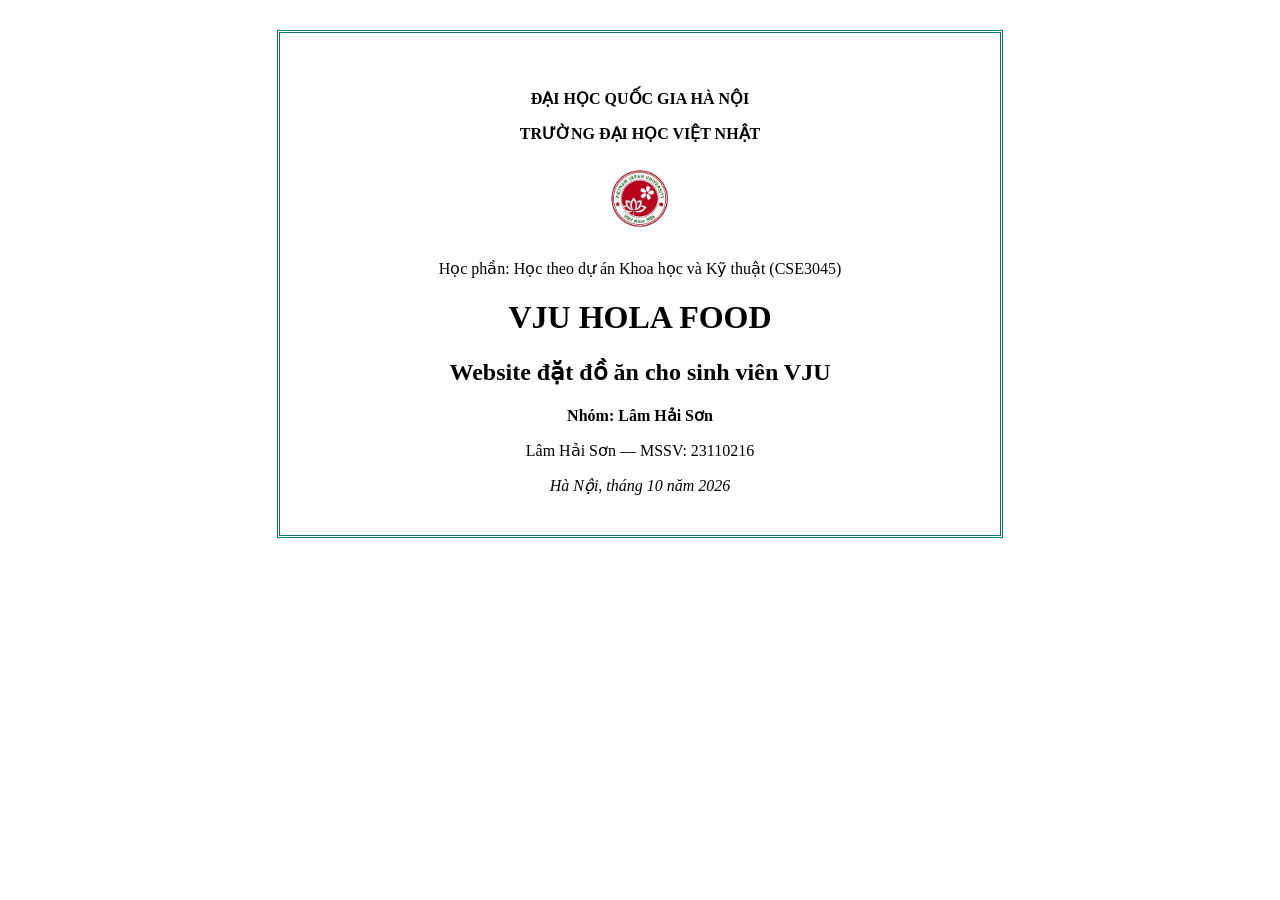
<file: index.html>
<!DOCTYPE html>
<html lang="vi">
<head>
  <meta charset="UTF-8">
  <meta name="viewport" content="width=device-width, initial-scale=1">
  <title>VJU Hola Food — Trang bìa đồ án</title>
</head>
<body style="font-family: 'Times New Roman', serif; text-align: center;
             max-width: 640px; margin: 30px auto; padding: 40px;
             border: 3px double #0d7377;">

  <p><b>ĐẠI HỌC QUỐC GIA HÀ NỘI</b></p>
  <p><b>TRƯỜNG ĐẠI HỌC VIỆT NHẬT</b></p>

  <img src="logo-vju.png"
       alt="Logo Trường Đại học Việt Nhật" width="120">

  <p>Học phần: Học theo dự án Khoa học và Kỹ thuật (CSE3045)</p>

  <h1>VJU HOLA FOOD</h1>
  <h2>Website đặt đồ ăn cho sinh viên VJU</h2>

  <p><b>Nhóm: Lâm Hải Sơn</b></p>
  <ul style="list-style: none; padding: 0;">
    <li>Lâm Hải Sơn — MSSV: 23110216</li>
  </ul>

  <footer><i>Hà Nội, tháng 10 năm 2026</i></footer>

</body>
</html>
</file>
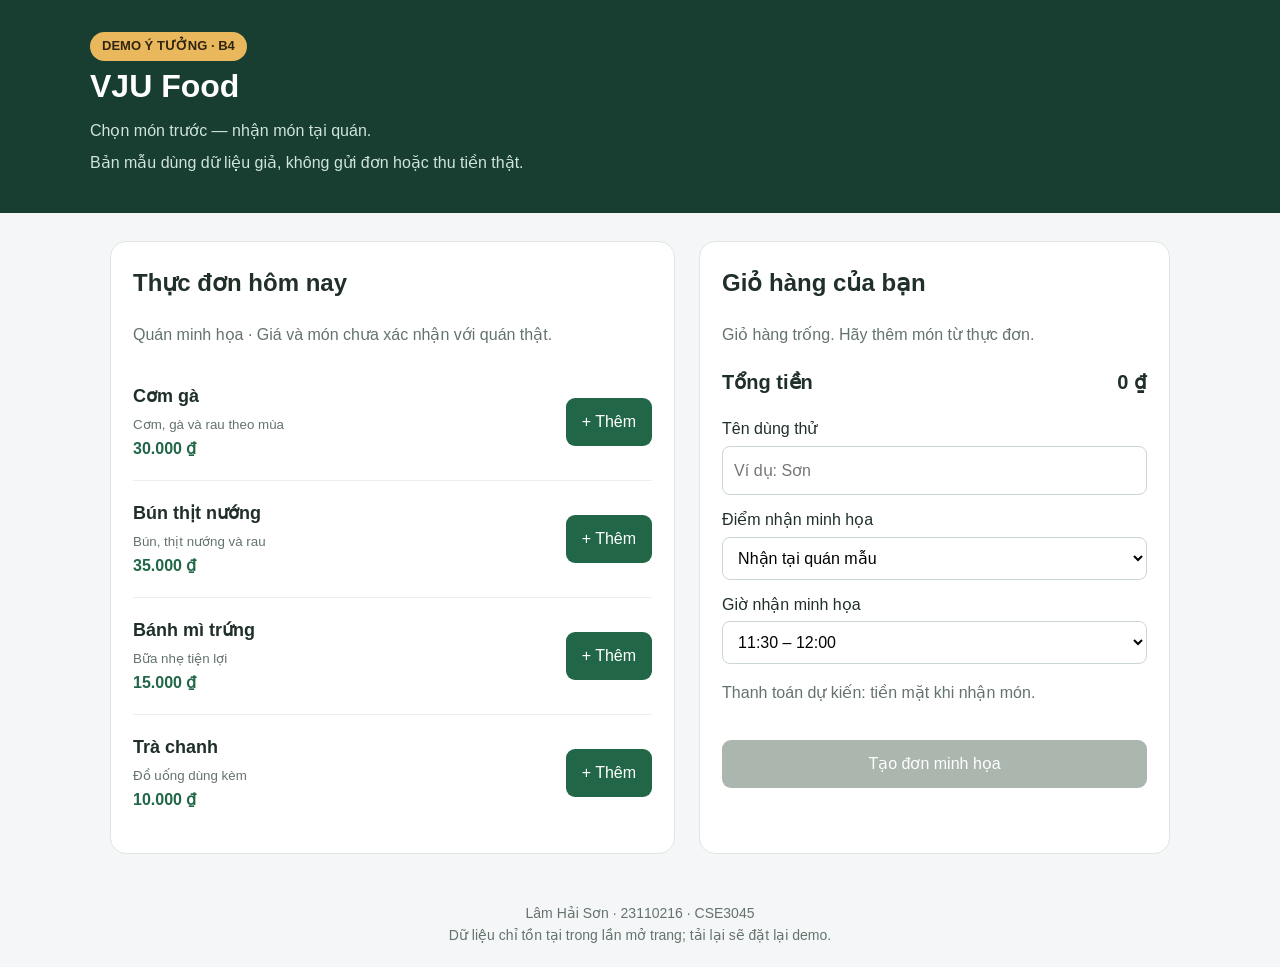
<file: demo/index.html>
<!DOCTYPE html>
<html lang="vi">
<head>
<meta charset="UTF-8">
<meta name="viewport" content="width=device-width, initial-scale=1">
<title>VJU Food — Demo B4</title>
<style>
*{box-sizing:border-box}
body{margin:0;background:#f5f6f8;color:#203029;font:16px/1.6 Arial,sans-serif}
header{background:#173e31;color:white;padding:32px 24px}
.wrap{max-width:1100px;margin:auto}
header p{margin:6px 0;color:#d1e4db}
h1{margin:0;font-size:32px}
.tag{display:inline-block;background:#e9b85c;color:#302510;
padding:4px 12px;border-radius:20px;font-size:13px;font-weight:bold}
main{display:grid;grid-template-columns:1.2fr 1fr;gap:24px;padding:28px 20px}
h2{margin-top:0}
.card{background:white;border:1px solid #dfe5e1;border-radius:16px;padding:22px}
.dish{display:flex;justify-content:space-between;align-items:center;
gap:16px;border-bottom:1px solid #eee;padding:18px 0}
.dish:last-child{border:0}
.dish h3{margin:0;font-size:18px}
small,.muted{color:#64736b}
.price{font-weight:bold;color:#216747}
button{border:0;border-radius:9px;padding:11px 16px;
background:#216747;color:white;font:inherit;cursor:pointer}
button:hover{background:#174c33}
button:disabled{background:#aab6ae;cursor:not-allowed}
.qty{padding:4px 12px}
.cart-row{display:flex;justify-content:space-between;align-items:center;
gap:12px;border-bottom:1px solid #eee;padding:12px 0}
.controls{display:flex;gap:10px;align-items:center}
.total{display:flex;justify-content:space-between;font-size:20px;
font-weight:bold;margin:18px 0}
label{display:block;margin:12px 0 4px}
input,select{width:100%;border:1px solid #cbd6ce;border-radius:8px;
padding:11px;font:inherit;background:white}
.submit{width:100%;margin-top:18px}
#result{background:#e9f5ed;border:1px solid #91b99e;border-radius:12px;
padding:16px;margin-top:18px}
footer{text-align:center;padding:20px;color:#64736b;font-size:14px}
@media(max-width:750px){main{grid-template-columns:1fr}h1{font-size:27px}}
</style>
</head>
<body>
<header>
  <div class="wrap">
    <span class="tag">DEMO Ý TƯỞNG · B4</span>
    <h1>VJU Food</h1>
    <p>Chọn món trước — nhận món tại quán.</p>
    <p>Bản mẫu dùng dữ liệu giả, không gửi đơn hoặc thu tiền thật.</p>
  </div>
</header>

<main class="wrap">
  <section class="card">
    <h2>Thực đơn hôm nay</h2>
    <p class="muted">Quán minh họa · Giá và món chưa xác nhận với quán thật.</p>
    <div id="menu"></div>
  </section>

  <section class="card">
    <h2>Giỏ hàng của bạn</h2>
    <div id="cart" aria-live="polite"></div>
    <div class="total"><span>Tổng tiền</span><span id="total">0 ₫</span></div>

    <form id="order-form">
      <label for="name">Tên dùng thử</label>
      <input id="name" required maxlength="60" placeholder="Ví dụ: Sơn">

      <label for="pickup">Điểm nhận minh họa</label>
      <select id="pickup">
        <option>Nhận tại quán mẫu</option>
      </select>

      <label for="time">Giờ nhận minh họa</label>
      <select id="time">
        <option>11:30 – 12:00</option>
        <option>12:00 – 12:30</option>
      </select>

      <p class="muted">Thanh toán dự kiến: tiền mặt khi nhận món.</p>
      <button id="submit" class="submit" type="submit" disabled>
        Tạo đơn minh họa
      </button>
    </form>

    <div id="result" role="status" hidden></div>
  </section>
</main>

<footer>
  Lâm Hải Sơn · 23110216 · CSE3045<br>
  Dữ liệu chỉ tồn tại trong lần mở trang; tải lại sẽ đặt lại demo.
</footer>

<script>
const dishes = [
  {id: 1, name: "Cơm gà", description: "Cơm, gà và rau theo mùa", price: 30000},
  {id: 2, name: "Bún thịt nướng", description: "Bún, thịt nướng và rau", price: 35000},
  {id: 3, name: "Bánh mì trứng", description: "Bữa nhẹ tiện lợi", price: 15000},
  {id: 4, name: "Trà chanh", description: "Đồ uống dùng kèm", price: 10000}
];

const quantities = {};
const money = value => value.toLocaleString("vi-VN") + " ₫";
const total = () => dishes.reduce(
  (sum, dish) => sum + dish.price * (quantities[dish.id] || 0), 0
);

const menu = document.getElementById("menu");
const cart = document.getElementById("cart");
const result = document.getElementById("result");

menu.innerHTML = dishes.map(dish => `
  <div class="dish">
    <div>
      <h3>${dish.name}</h3>
      <small>${dish.description}</small>
      <div class="price">${money(dish.price)}</div>
    </div>
    <button type="button" data-id="${dish.id}"
      aria-label="Thêm ${dish.name}">+ Thêm</button>
  </div>
`).join("");

function renderCart() {
  const selected = dishes.filter(dish => quantities[dish.id] > 0);

  cart.innerHTML = selected.length ? selected.map(dish => `
    <div class="cart-row">
      <div>
        <strong>${dish.name}</strong><br>
        <small>${money(dish.price * quantities[dish.id])}</small>
      </div>
      <div class="controls">
        <button class="qty" type="button" data-id="${dish.id}" data-change="-1"
          aria-label="Giảm số lượng ${dish.name}">−</button>
        <span>${quantities[dish.id]}</span>
        <button class="qty" type="button" data-id="${dish.id}" data-change="1"
          aria-label="Tăng số lượng ${dish.name}">+</button>
      </div>
    </div>
  `).join("") : '<p class="muted">Giỏ hàng trống. Hãy thêm món từ thực đơn.</p>';

  document.getElementById("total").textContent = money(total());
  document.getElementById("submit").disabled = selected.length === 0;
}

function changeQuantity(id, change) {
  quantities[id] = Math.max(0, (quantities[id] || 0) + change);
  result.hidden = true;
  renderCart();
}

menu.addEventListener("click", event => {
  const button = event.target.closest("button[data-id]");
  if (button) changeQuantity(Number(button.dataset.id), 1);
});

cart.addEventListener("click", event => {
  const button = event.target.closest("button[data-change]");
  if (button) {
    changeQuantity(Number(button.dataset.id), Number(button.dataset.change));
  }
});

document.getElementById("order-form").addEventListener("submit", event => {
  event.preventDefault();
  if (!dishes.some(dish => quantities[dish.id] > 0)) return;

  const nameInput = document.getElementById("name");
  const name = nameInput.value.trim();
  if (!name) {
    nameInput.setCustomValidity("Vui lòng nhập tên dùng thử.");
    nameInput.reportValidity();
    return;
  }

  const amount = total();
  const code = "DEMO-" + Date.now().toString().slice(-6);
  const time = document.getElementById("time").value;
  const pickup = document.getElementById("pickup").value;

  result.textContent =
    `Đã tạo đơn minh họa ${code} cho ${name}. ` +
    `Tổng tiền: ${money(amount)}. ${pickup}, ${time}. ` +
    `Trạng thái giả lập: Chờ xác nhận. Chưa gửi đơn tới quán.`;

  dishes.forEach(dish => { quantities[dish.id] = 0; });
  renderCart();
  result.hidden = false;
});

document.getElementById("name").addEventListener("input", event => {
  event.target.setCustomValidity("");
});

renderCart();
</script>
</body>
</html>
</file>
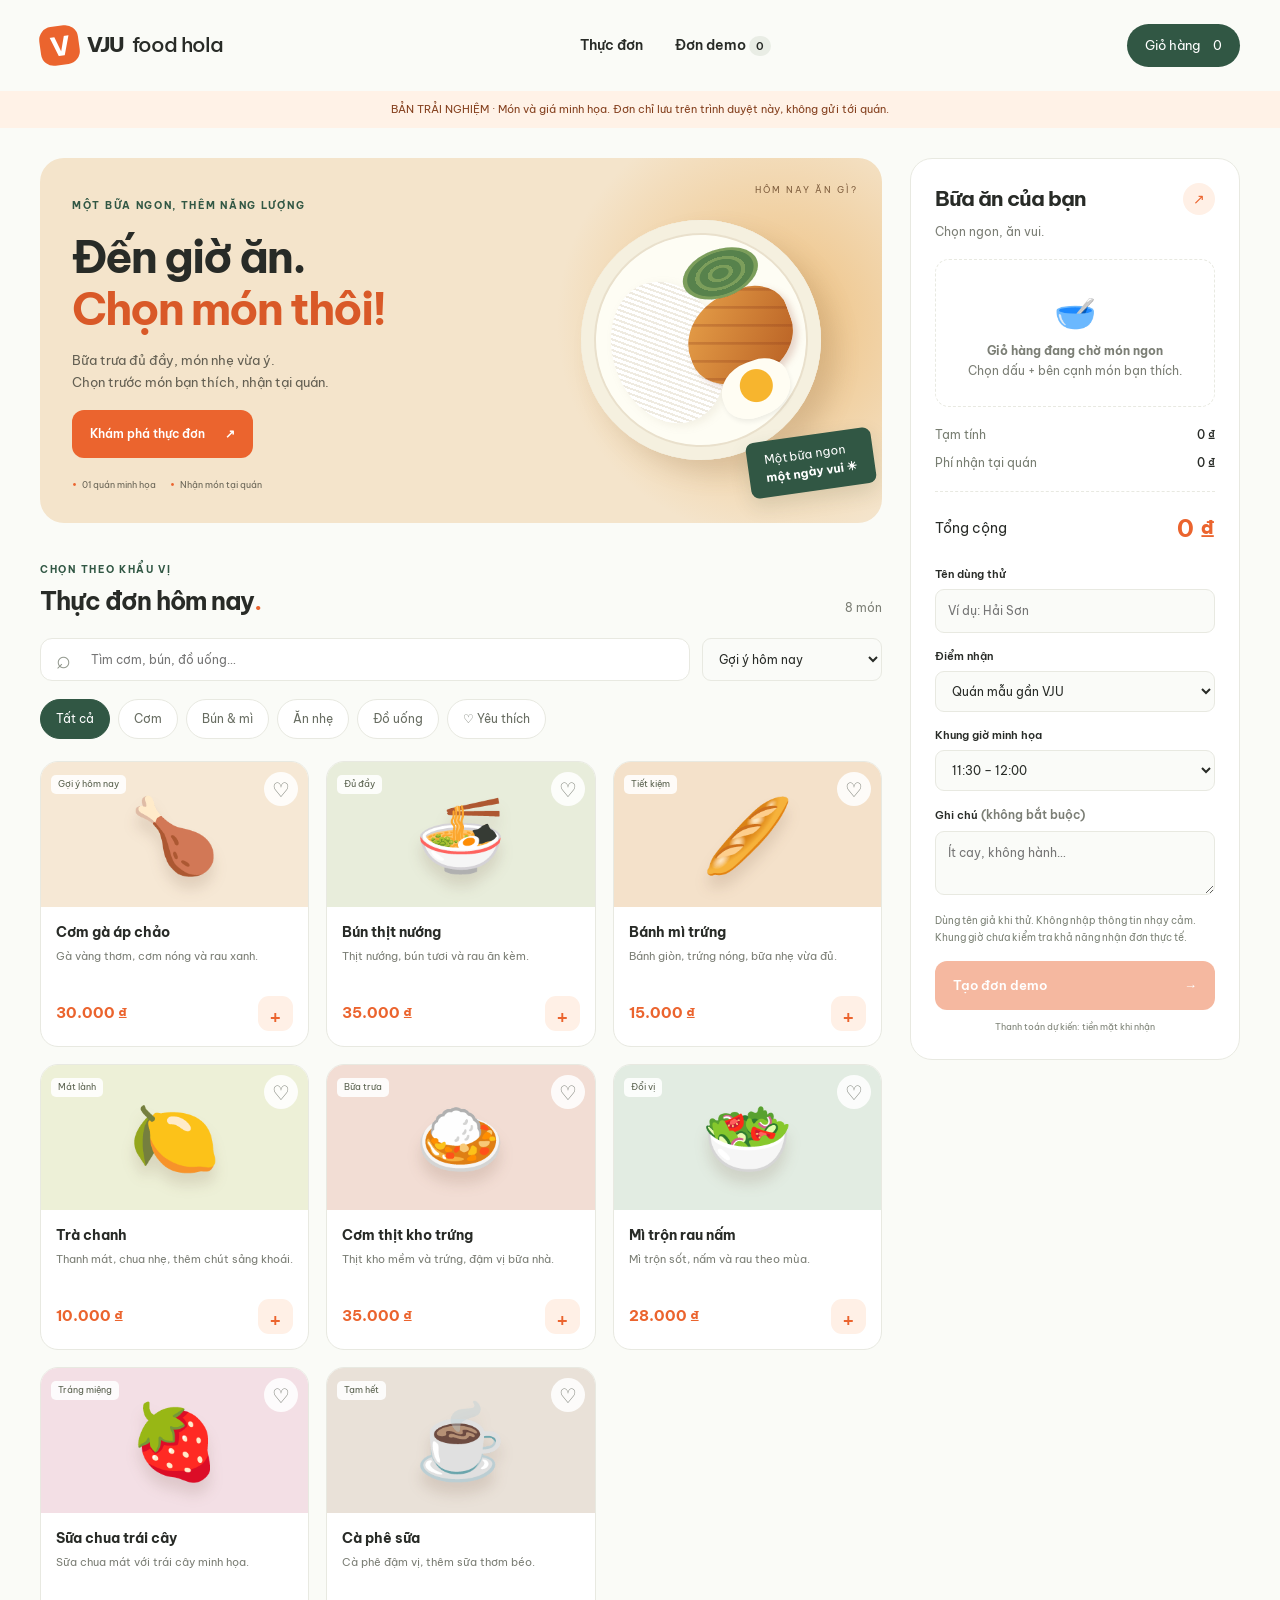
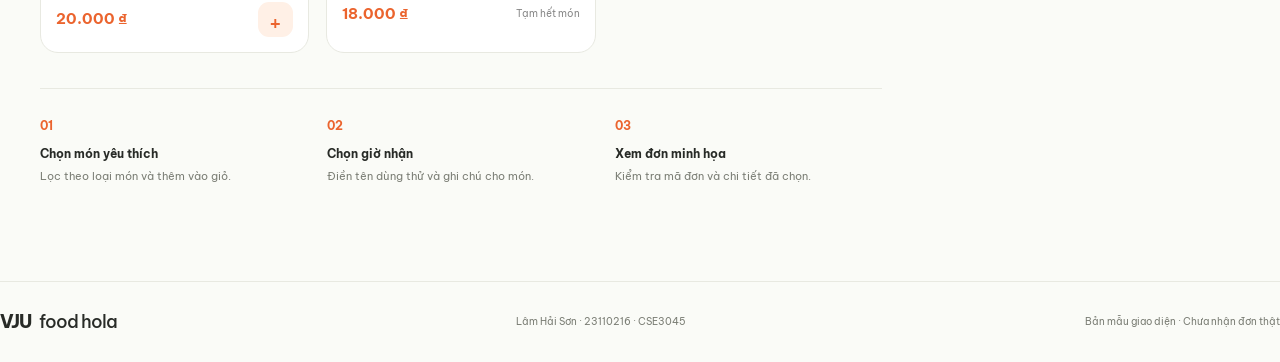
<file: demo/v2/index.html>
<!doctype html>
<html lang="vi"><head><meta charset="utf-8"><meta name="viewport" content="width=device-width,initial-scale=1"><meta name="theme-color" content="#f16b32"><title>VJU Food Hola — Ăn ngon, kịp giờ học</title><link rel="stylesheet" href="style.css"><script src="app.js" defer></script></head>
<body>
<header class="top"><a class="brand" href="#"><span class="brand-icon">V</span>VJU <b>food hola</b></a><nav aria-label="Điều hướng"><a href="#menu-section">Thực đơn</a><button id="history-open" class="nav-button">Đơn demo <span id="history-count">0</span></button></nav><a href="#basket" class="basket-link">Giỏ hàng <span id="cart-count">0</span></a></header>
<div class="demo-note">BẢN TRẢI NGHIỆM · Món và giá minh họa. Đơn chỉ lưu trên trình duyệt này, không gửi tới quán.</div>
<main class="layout"><div class="main-column"><section class="hero"><div class="hero-copy"><span class="eyebrow">MỘT BỮA NGON, THÊM NĂNG LƯỢNG</span><h1>Đến giờ ăn.<br><em>Chọn món thôi!</em></h1><p>Bữa trưa đủ đầy, món nhẹ vừa ý.<br>Chọn trước món bạn thích, nhận tại quán.</p><a href="#menu-section" class="primary hero-button">Khám phá thực đơn <span>↗</span></a><div class="hero-tags"><span>01 quán minh họa</span><span>Nhận món tại quán</span></div></div><div class="hero-art" aria-hidden="true"><span class="art-label">HÔM NAY ĂN GÌ?</span><div class="plate"><div class="rice"></div><div class="chicken"></div><div class="greens"></div><div class="egg"></div></div><div class="food-sticker">Một bữa ngon<br><b>một ngày vui ☀</b></div></div></section>
<section id="menu-section"><div class="section-title"><div><span class="eyebrow">CHỌN THEO KHẨU VỊ</span><h2>Thực đơn hôm nay<span class="orange">.</span></h2></div><span class="muted" id="result-count"></span></div><div class="tools"><label class="search"><span aria-hidden="true">⌕</span><input id="search" type="search" placeholder="Tìm cơm, bún, đồ uống…" aria-label="Tìm món"></label><select id="sort" aria-label="Sắp xếp món"><option value="default">Gợi ý hôm nay</option><option value="asc">Giá thấp đến cao</option><option value="desc">Giá cao đến thấp</option></select></div><div id="categories" class="categories" aria-label="Loại món"></div><div id="menu" class="menu-grid"></div><div id="empty" class="empty" hidden><h3>Chưa tìm thấy món phù hợp</h3><p>Thử tên món khác hoặc xem toàn bộ thực đơn.</p><button id="reset-filter" class="secondary">Xem tất cả món</button></div></section>
<section class="how"><div><span>01</span><h3>Chọn món yêu thích</h3><p>Lọc theo loại món và thêm vào giỏ.</p></div><div><span>02</span><h3>Chọn giờ nhận</h3><p>Điền tên dùng thử và ghi chú cho món.</p></div><div><span>03</span><h3>Xem đơn minh họa</h3><p>Kiểm tra mã đơn và chi tiết đã chọn.</p></div></section></div>
<aside id="basket" class="basket"><div class="basket-heading"><h2>Bữa ăn của bạn</h2><span class="round-icon">↗</span></div><p class="muted">Chọn ngon, ăn vui.</p><div id="cart" aria-live="polite"></div><div class="summary"><span>Tạm tính</span><b id="subtotal">0 ₫</b><span>Phí nhận tại quán</span><b>0 ₫</b></div><div class="total"><span>Tổng cộng</span><strong id="total">0 ₫</strong></div><form id="order-form"><label for="name">Tên dùng thử</label><input id="name" required maxlength="60" placeholder="Ví dụ: Hải Sơn" autocomplete="off"><label for="pickup">Điểm nhận</label><select id="pickup"><option>Quán mẫu gần VJU</option></select><label for="time">Khung giờ minh họa</label><select id="time"><option>11:30 – 12:00</option><option>12:00 – 12:30</option><option>17:30 – 18:00</option><option>18:00 – 18:30</option></select><label for="note">Ghi chú <span class="muted">(không bắt buộc)</span></label><textarea id="note" maxlength="250" rows="2" placeholder="Ít cay, không hành…"></textarea><p class="form-hint">Dùng tên giả khi thử. Không nhập thông tin nhạy cảm. Khung giờ chưa kiểm tra khả năng nhận đơn thực tế.</p><button id="submit" class="primary" type="submit" disabled>Tạo đơn demo <span>→</span></button><p class="payment">Thanh toán dự kiến: tiền mặt khi nhận</p></form><p id="storage-warning" class="warning" hidden>Trình duyệt không cho lưu dữ liệu. Bạn vẫn dùng được demo trong phiên này.</p></aside></main>
<footer><a class="brand" href="#">VJU <b>food hola</b></a><p>Lâm Hải Sơn · 23110216 · CSE3045</p><span>Bản mẫu giao diện · Chưa nhận đơn thật</span></footer>
<dialog id="history-dialog"><div class="dialog-heading"><div><span class="eyebrow">TRÊN TRÌNH DUYỆT NÀY</span><h2>Đơn demo của bạn</h2></div><button class="icon-button" id="history-close" aria-label="Đóng lịch sử">✕</button></div><p class="muted">Lịch sử minh họa, chưa kết nối quán hoặc máy chủ. Lưu tối đa 20 đơn.</p><div id="orders"></div><button class="secondary danger" id="history-clear">Xóa lịch sử demo</button><p id="clear-hint" role="status"></p></dialog>
<div id="toast" class="toast" role="status" hidden></div>
</body></html>
</file>
<file: demo/v2/style.css>
@import url('https://fonts.googleapis.com/css2?family=Be+Vietnam+Pro:wght@400;500;600;700;800&display=swap');
:root{--orange:#eb642e;--ink:#282b27;--muted:#7b7e75;--line:#e8e9e1;--paper:#fafbf7;--green:#315744}*{box-sizing:border-box}html{scroll-behavior:smooth;scroll-padding-top:25px}body{margin:0;background:var(--paper);color:var(--ink);font:14px/1.65 'Be Vietnam Pro',Arial,sans-serif}button,input,select,textarea{font:inherit}button,a,input,select,textarea{-webkit-tap-highlight-color:transparent}button,a{touch-action:manipulation}button{cursor:pointer}button:disabled{opacity:.45;cursor:not-allowed}a{color:inherit;text-decoration:none}button:focus-visible,a:focus-visible{outline:3px solid #315744;outline-offset:4px}input:focus,textarea:focus,select:focus{outline:2px solid var(--orange);outline-offset:2px}button{border:0}h1,h2,h3,p{margin-top:0}h2{font-size:25px;letter-spacing:-1px;line-height:1.3}h3{font-size:16px;line-height:1.5}.top{max-width:1440px;padding:24px 40px;margin:auto;display:flex;align-items:center;justify-content:space-between;gap:20px}.brand{display:flex;align-items:center;gap:8px;font-size:21px;font-weight:800;letter-spacing:-1px}.brand b{font-weight:500}.brand-icon{display:grid;place-items:center;background:var(--orange);color:white;width:39px;height:39px;border-radius:13px;font-size:26px;transform:rotate(-8deg)}nav{display:flex;gap:32px;align-items:center;font-weight:600}.nav-button{background:transparent;color:var(--ink);padding:10px 0}.nav-button span{font-size:11px;background:#e9ede5;padding:3px 7px;border-radius:30px}.basket-link{background:var(--green);color:white;padding:11px 18px;border-radius:100px;font-size:13px}.basket-link span{margin-left:10px}.demo-note{text-align:center;background:#fff2e7;color:#85411f;padding:9px 20px;font-size:11px}.layout{max-width:1440px;padding:30px 40px 0;margin:auto;display:grid;grid-template-columns:minmax(0,1fr) 330px;gap:28px;align-items:start}.hero{background:#f4e4cb;border-radius:24px;min-height:345px;display:flex;overflow:hidden;position:relative}.hero-copy{padding:35px 0 30px 32px;z-index:1;width:57%}.eyebrow{font-size:10px;letter-spacing:1.7px;font-weight:700;color:var(--green)}h1{font-size:clamp(34px,3.5vw,49px);line-height:1.17;letter-spacing:-2px;margin:15px 0}h1 em{font-style:normal;color:#d95928}.hero p{font-size:13px;color:#635f52}.primary{display:flex;align-items:center;justify-content:space-between;gap:20px;background:var(--orange);color:white;border-radius:12px;padding:14px 18px;font-weight:600;transition:background .2s}.primary:hover{background:#c84d1c}.hero-button{display:inline-flex;margin-top:4px;font-size:12px}.hero-tags{display:flex;gap:14px;margin-top:20px;font-size:9px;color:#696557}.hero-tags span:before{content:'•';color:var(--orange);margin-right:5px}.hero-art{width:43%;position:relative;display:grid;place-items:center;background:radial-gradient(circle at 70% 45%,#eebf7d,transparent 67%)}.plate{width:240px;height:240px;border-radius:50%;background:#fefdf4;box-shadow:10px 18px 25px #7d5e4033,inset 0 0 0 13px #f5f0df,inset 0 0 0 15px #e9e0cc;position:relative;transform:rotate(-20deg)}.rice{position:absolute;width:110px;height:145px;border-radius:50%;left:30px;top:48px;background:repeating-linear-gradient(40deg,#fff 0 3px,#efebe1 3px 5px);box-shadow:3px 4px 10px #a7967722}.chicken{position:absolute;width:108px;height:89px;right:28px;top:85px;border-radius:55% 35% 50% 40%;background:repeating-linear-gradient(20deg,transparent 0 15px,#8a3a1a44 16px 18px),linear-gradient(130deg,#e9a34b,#b65d22);box-shadow:3px 5px 7px #a4645144}.greens{position:absolute;right:40px;top:40px;width:78px;height:48px;background:repeating-radial-gradient(ellipse,#57824c 0 8px,#7c9e5b 9px 13px);border-radius:50%}.egg{position:absolute;right:50px;bottom:28px;width:70px;height:55px;border-radius:50% 40%;background:radial-gradient(circle at 52% 45%,#f7b52e 0 16px,#fffdf3 17px);box-shadow:0 3px 5px #0001}.art-label{position:absolute;top:25px;right:24px;font-size:9px;letter-spacing:2px;color:#805f3f}.food-sticker{position:absolute;right:8px;bottom:32px;transform:rotate(-8deg);background:var(--green);color:#fff;padding:10px 17px;border-radius:8px;font-size:12px;line-height:1.5;box-shadow:0 8px 20px #29443622}.section-title{display:flex;justify-content:space-between;align-items:end;gap:12px;margin:34px 0 20px}.section-title h2{margin:5px 0 0}.orange{color:var(--orange)}.muted{color:var(--muted);font-size:12px}.tools{display:flex;gap:12px}.search{display:flex;align-items:center;flex:1;background:white;border:1px solid var(--line);border-radius:12px;padding-left:15px;gap:8px}.search span{font-size:25px;color:#91978c}.search input{border:0;background:transparent;min-width:0;width:100%}.tools select{width:180px}.categories{display:flex;gap:8px;flex-wrap:wrap;margin:18px 0 22px}.category{background:white;border:1px solid var(--line);padding:9px 15px;border-radius:40px;color:#686d62;font-size:12px}.category.active{background:var(--green);border-color:var(--green);color:white}.menu-grid{display:grid;grid-template-columns:repeat(3,minmax(0,1fr));gap:17px}.dish{background:white;border:1px solid var(--line);border-radius:18px;overflow:hidden;transition:transform .2s,box-shadow .2s}.dish:hover{transform:translateY(-3px);box-shadow:0 10px 24px #2432220a}.dish-art{height:145px;display:flex;align-items:center;justify-content:center;position:relative;background:var(--dish-bg,#f4e8da)}.food-emoji{font-size:73px;filter:drop-shadow(0 12px 7px #58371e22);transition:transform .2s}.dish:hover .food-emoji{transform:rotate(-7deg) scale(1.08)}.fav{position:absolute;right:10px;top:10px;border-radius:50%;width:34px;height:34px;background:#ffffffde;color:#7d8078;font-size:20px}.fav.selected{color:#e65c34}.dish-label{position:absolute;left:10px;top:13px;background:#ffffffdf;border-radius:5px;padding:2px 7px;font-size:9px;color:#59614e}.dish-body{padding:15px}.dish h3{margin-bottom:5px;font-size:14px}.dish-desc{font-size:11px;color:var(--muted);min-height:36px;line-height:1.6;margin:0 0 12px}.dish-bottom{display:flex;align-items:center;justify-content:space-between;gap:5px}.dish-bottom strong{color:var(--orange);font-size:15px}.add{width:35px;height:35px;border-radius:11px;color:var(--orange);background:#fff0e6;font-size:24px}.add:hover{background:var(--orange);color:white}.sold{font-size:10px;color:#888}.basket{background:white;border:1px solid var(--line);border-radius:22px;padding:24px;position:sticky;top:20px}.basket h2{font-size:21px;margin:0}.basket-heading{display:flex;align-items:center;justify-content:space-between;gap:8px}.round-icon{background:#fff0e6;color:var(--orange);border-radius:50%;width:32px;height:32px;text-align:center;line-height:32px}.basket>.muted{margin:7px 0 18px}.empty-cart{text-align:center;padding:25px 5px;color:var(--muted);border:1px dashed var(--line);border-radius:14px;font-size:12px}.empty-cart span{font-size:34px;display:block}.cart-row{padding:13px 0;border-bottom:1px solid var(--line)}.cart-line{display:flex;align-items:center;justify-content:space-between;gap:10px}.cart-name{font-weight:600;font-size:12px}.cart-price{font-size:12px;color:#6f7668}.qty{display:flex;align-items:center;gap:10px;margin-top:8px}.qty button{width:30px;height:30px;border-radius:8px;background:#f2f4ee;color:var(--ink)}.qty .remove{margin-left:auto;width:auto;padding:0 9px;font-size:10px;color:#985739}.summary{display:grid;grid-template-columns:1fr auto;row-gap:8px;font-size:12px;color:#777d71;padding:18px 0;border-bottom:1px dashed var(--line)}.summary b{font-weight:500;color:var(--ink)}.total{display:flex;justify-content:space-between;align-items:center;margin:17px 0}.total strong{font-size:24px;color:var(--orange)}form label{display:block;font-size:11px;font-weight:600;margin:14px 0 6px}input,select,textarea{width:100%;padding:11px 12px;background:#fafbf8;border:1px solid var(--line);border-radius:9px;color:var(--ink);font-size:12px}textarea{resize:vertical}.form-hint{font-size:10px;color:#7d8377;line-height:1.7;margin:10px 0 15px}form .primary{width:100%;font-size:13px}.payment{font-size:9px;text-align:center;color:#7e8377;margin:10px 0 0}.how{display:grid;grid-template-columns:repeat(3,1fr);gap:20px;border-top:1px solid var(--line);margin:35px 0;padding:25px 0}.how span{color:var(--orange);font-size:12px;font-weight:700}.how h3{font-size:12px;margin:8px 0 4px}.how p{font-size:11px;color:var(--muted)}footer{max-width:1360px;margin:25px auto 0;padding:25px 0;border-top:1px solid var(--line);display:flex;justify-content:space-between;align-items:center;gap:20px;font-size:10px;color:var(--muted)}footer .brand{font-size:18px;color:var(--ink)}footer p{margin:0}.empty{padding:30px;text-align:center;background:white;border-radius:18px}.secondary{padding:10px 16px;border-radius:9px;background:#edf1e9;color:var(--green)}dialog{width:min(620px,94vw);max-height:85vh;overflow:auto;border:0;border-radius:22px;padding:28px;box-shadow:0 25px 80px #0003;color:var(--ink)}dialog::backdrop{background:#172b2266;backdrop-filter:blur(3px)}.dialog-heading{display:flex;align-items:center;justify-content:space-between}.dialog-heading h2{margin:7px 0 10px}.icon-button{background:#eff2eb;width:35px;height:35px;border-radius:50%;flex-shrink:0}.order{border:1px solid var(--line);border-radius:14px;padding:18px;margin:15px 0}.order h3{margin:0;color:var(--green)}.order p{margin:6px 0;font-size:12px;overflow-wrap:anywhere}.order ul{padding-left:20px;font-size:12px}.order-status{display:inline-block;background:#fff0df;color:#9c581d;border-radius:20px;padding:3px 10px;font-size:10px}.danger{color:#a7472d}.toast{position:fixed;bottom:25px;left:50%;transform:translateX(-50%);background:var(--green);color:white;padding:13px 22px;border-radius:40px;box-shadow:0 5px 30px #0002;z-index:10;max-width:90vw;font-size:12px}.warning{color:#9b5024;font-size:11px}[hidden]{display:none!important}@media(min-width:1500px){.hero{min-height:370px}.hero-copy{padding-top:40px}}@media(max-width:1150px){.layout{padding:24px;grid-template-columns:minmax(0,1fr) 300px;gap:20px}.top{padding:20px 24px}.menu-grid{grid-template-columns:repeat(2,minmax(0,1fr))}.hero-copy{width:65%;padding-left:25px}.hero-art{width:35%}.plate{transform:rotate(-20deg) scale(.8)}.food-sticker{right:5px;font-size:10px}footer{margin:20px 24px 0}}@media(max-width:850px){.layout{grid-template-columns:1fr}.basket{position:static}.hero-copy{width:55%}.hero-art{width:45%}.plate{transform:rotate(-20deg)}.menu-grid{grid-template-columns:repeat(3,minmax(0,1fr))}.top nav{gap:16px}.basket form{max-width:none}footer{flex-wrap:wrap}}@media(max-width:560px){.top{padding:17px 16px;gap:8px;flex-wrap:wrap}.brand{font-size:18px}.brand-icon{width:30px;height:30px;font-size:22px}.top nav{order:3;width:100%;justify-content:center;font-size:12px}.basket-link{padding:8px 12px;font-size:11px}.demo-note{font-size:9px}.layout{padding:16px;gap:20px}.hero{min-height:390px}.hero-copy{width:100%;padding:25px 22px}.hero-copy .eyebrow{font-size:8px}h1{font-size:39px}.hero p{font-size:11px}.hero-art{position:absolute;width:180px;height:200px;right:-30px;bottom:-6px}.plate{transform:scale(.62) rotate(-20deg)}.food-sticker{right:28px;bottom:20px;font-size:9px}.art-label{display:none}.hero-button{font-size:11px}.hero-tags{max-width:150px;flex-wrap:wrap;gap:4px;margin-top:18px}.section-title h2{font-size:23px}.tools{flex-wrap:wrap}.search{flex-basis:100%}.tools select{width:100%}.menu-grid{grid-template-columns:repeat(2,minmax(0,1fr));gap:11px}.dish-art{height:120px}.food-emoji{font-size:60px}.dish-body{padding:12px}.dish h3{font-size:12px}.dish-bottom strong{font-size:13px}.how{grid-template-columns:1fr;gap:12px}.how div{display:grid;grid-template-columns:25px 1fr;column-gap:10px}.how h3{margin:0}.how p{grid-column:2;margin:0}.basket{padding:22px}footer{margin:0 16px;display:block}footer>*{margin-bottom:8px}dialog{padding:22px}.dialog-heading h2{font-size:22px}}@media(prefers-reduced-motion:reduce){html{scroll-behavior:auto}*{transition:none!important}}
</file>
